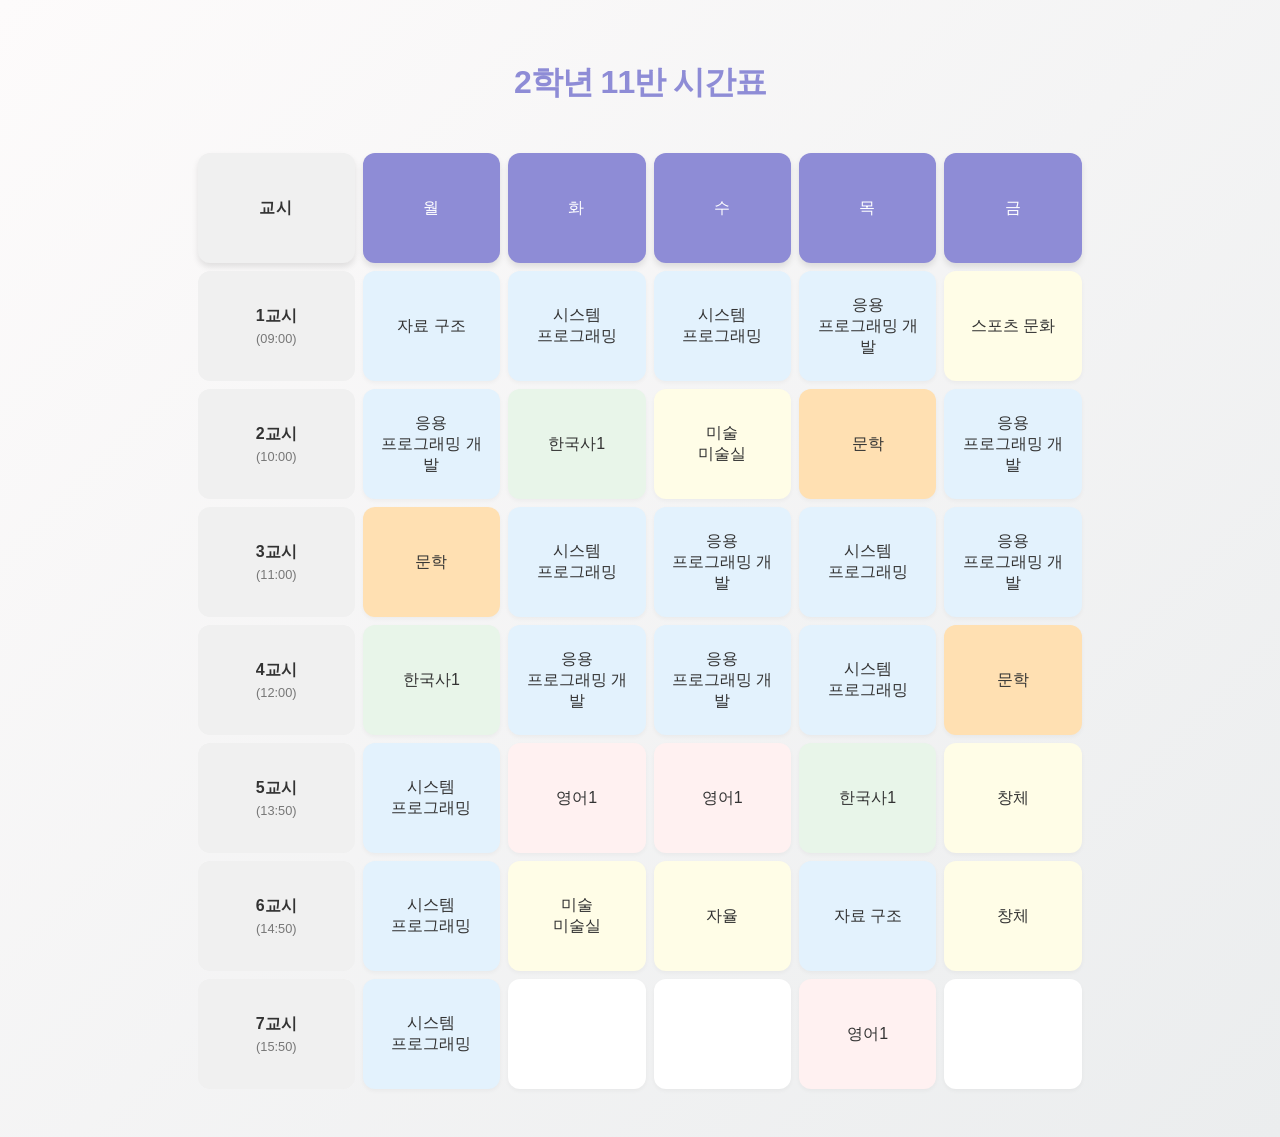
<file: timetable.html>
<!DOCTYPE html>
<html lang="ko">
<head>
<meta charset="UTF-8">
<meta name="viewport" content="width=device-width, initial-scale=1.0">
<title>2학년 11반 시간표 - 업그레이드</title>

<style>
    /* 기본 스타일 정의 */
    :root {
        --bg-gradient: linear-gradient(135deg, #fdfbfb 0%, #ebedee 100%);
        --primary-purple: #8e8cd6;
        --text-color: #333;
        --time-text-color: #777;
        --border-radius: 12px;
        --hover-shadow: 0 10px 20px rgba(0,0,0,0.08);
        --programming-bg: #e3f2fd;
        --theory-bg: #e8f5e9;
        --language-bg: #fff1f1;
        --etc-bg: #fffde7;
        --literature-bg: #ffe0b2; /* 문학 과목 배경색 추가 */
    }

    body {
        font-family: 'Malgun Gothic', '맑은 고딕', sans-serif;
        background: var(--bg-gradient);
        text-align: center;
        padding: 40px 20px;
        margin: 0;
        color: var(--text-color);
        display: flex; /* 화면 중앙 정렬 */
        justify-content: center;
        align-items: center;
        min-height: 100vh;
        flex-direction: column;
    }

    h1 {
        margin-bottom: 40px;
        color: var(--primary-purple);
        font-weight: bold;
        letter-spacing: -1px;
    }

    /* 테이블 디자인 개선 (카드 형태) */
    table {
        margin: 0 auto;
        border-collapse: separate; /* 카드형을 위해 분리 */
        border-spacing: 8px; /* 카드 사이 간격 */
        width: 100%;
        max-width: 900px;
        table-layout: fixed;
    }

    /* 공통 헤더/본문 스타일 */
    th, td {
        padding: 15px;
        height: 80px;
        vertical-align: middle;
        border-radius: var(--border-radius);
        position: relative; /* 자식 요소 배치를 위해 */
        transition: transform 0.3s ease, box-shadow 0.3s ease, background-color 0.3s ease;
    }

    /* 요일 헤더 스타일 (짙은 라벤더 캡슐) */
    th {
        background: var(--primary-purple);
        color: white;
        font-weight: normal;
        text-transform: uppercase;
        letter-spacing: 1px;
        box-shadow: 0 4px 6px rgba(0,0,0,0.1);
    }

    /* 교시 열 스타일 (배경색 추가, 중앙 정렬) */
    td:first-child, th:first-child {
        width: 15%;
        background-color: #f0f0f0; /* 교시 열 배경색 추가 */
        cursor: default;
        font-weight: bold;
        color: var(--text-color);
        text-align: center;
    }

    /* 시간 정보 스타일 (작고 흐리게) */
    .time-slot {
        font-size: 0.8em;
        font-weight: normal;
        color: var(--time-text-color);
        display: block;
        margin-top: 4px;
    }

    /* 일반 과목 카드 기본 스타일 */
    td:not(:first-child) {
        background: white;
        box-shadow: 0 2px 4px rgba(0,0,0,0.04);
        cursor: pointer;
    }

    /* hover 효과: 카드가 떠오름 */
    td:not(:first-child):not(.today):not(.active):hover {
        transform: translateY(-5px);
        box-shadow: var(--hover-shadow);
        background-color: #fcfcfc !important; /* 미세한 흰색 변경 */
    }

    /* 클릭 강조 (.active) - 톤다운된 코랄 */
    .active {
        background-color: #e59a9a !important; 
        color: white;
        transform: translateY(-2px);
        box-shadow: 0 5px 10px rgba(229,154,154,0.4);
    }
    .active .time-slot { color: rgba(255,255,255,0.8); }

    /* 오늘 요일 강조 (.today) - 원본 로직 유지용, 디자인 미지정 */
    /* .today {...} */


    /* 과목 색상 팔레트 (더 부드러운 파스텔) */
    .programming { background: var(--programming-bg) !important; } /* 아주 연한 파랑 */
    .theory { background: var(--theory-bg) !important; }      /* 아주 연한 초록 */
    .language { background: var(--language-bg) !important; }    /* 아주 연한 분홍 */
    .etc { background: var(--etc-bg) !important; }         /* 아주 연한 노랑 */
    .literature { background: var(--literature-bg) !important; } /* 문학 과목 배경색 */

    /* 모바일 반응형 */
    @media (max-width: 768px) {
        body { padding: 20px 10px; }
        table { border-spacing: 4px; }
        td, th { padding: 8px; height: 60px; font-size: 13px; }
        h1 { font-size: 1.5em; margin-bottom: 20px; }
        .time-slot { font-size: 0.75em; }
    }
</style>
</head>

<body>

<h1>2학년 11반 시간표</h1>

<table id="timetable">
<thead>
    <tr>
        <th>교시</th>
        <th>월</th>
        <th>화</th>
        <th>수</th>
        <th>목</th>
        <th>금</th>
    </tr>
</thead>
<tbody>
    <tr>
        <td>1교시<span class="time-slot">(09:00)</span></td>
        <td class="programming">자료 구조</td>
        <td class="programming">시스템<br>프로그래밍</td>
        <td class="programming">시스템<br>프로그래밍</td>
        <td class="programming">응용<br>프로그래밍 개발</td>
        <td class="etc">스포츠 문화</td>
    </tr>
    <tr>
        <td>2교시<span class="time-slot">(10:00)</span></td>
        <td class="programming">응용<br>프로그래밍 개발</td>
        <td class="theory">한국사1</td>
        <td class="etc">미술<br>미술실</td>
        <td class="literature">문학</td>
        <td class="programming">응용<br>프로그래밍 개발</td>
    </tr>
    <tr>
        <td>3교시<span class="time-slot">(11:00)</span></td>
        <td class="literature">문학</td>
        <td class="programming">시스템<br>프로그래밍</td>
        <td class="programming">응용<br>프로그래밍 개발</td>
        <td class="programming">시스템<br>프로그래밍</td>
        <td class="programming">응용<br>프로그래밍 개발</td>
    </tr>
    <tr>
        <td>4교시<span class="time-slot">(12:00)</span></td>
        <td class="theory">한국사1</td>
        <td class="programming">응용<br>프로그래밍 개발</td>
        <td class="programming">응용<br>프로그래밍 개발</td>
        <td class="programming">시스템<br>프로그래밍</td>
        <td class="literature">문학</td>
    </tr>
    <tr>
        <td>5교시<span class="time-slot">(13:50)</span></td>
        <td class="programming">시스템<br>프로그래밍</td>
        <td class="language">영어1</td>
        <td class="language">영어1</td>
        <td class="theory">한국사1</td>
        <td class="etc">창체</td>
    </tr>
    <tr>
        <td>6교시<span class="time-slot">(14:50)</span></td>
        <td class="programming">시스템<br>프로그래밍</td>
        <td class="etc">미술<br>미술실</td>
        <td class="etc">자율</td>
        <td class="programming">자료 구조</td>
        <td class="etc">창체</td>
    </tr>
    <tr>
        <td>7교시<span class="time-slot">(15:50)</span></td>
        <td class="programming">시스템<br>프로그래밍</td>
        <td></td>
        <td></td>
        <td class="language">영어1</td>
        <td></td>
    </tr>
</tbody>
</table>

<script>
    const cells = document.querySelectorAll("td");

    // 클릭 강조
    cells.forEach(cell => {
        cell.addEventListener("click", () => {
            cell.classList.toggle("active");
        });
    });

    // 오늘 요일 강조 (원본 로직 유지, 디자인은 제거)
    const today = new Date().getDay();
    if (today >= 1 && today <= 5) {
        const col = today;
        document.querySelectorAll("#timetable tbody tr").forEach(row => {
            if (row.children[col]) {
                row.children[col].classList.add("today");
            }
        });
    }
</script>

</body>
</html>
</file>
